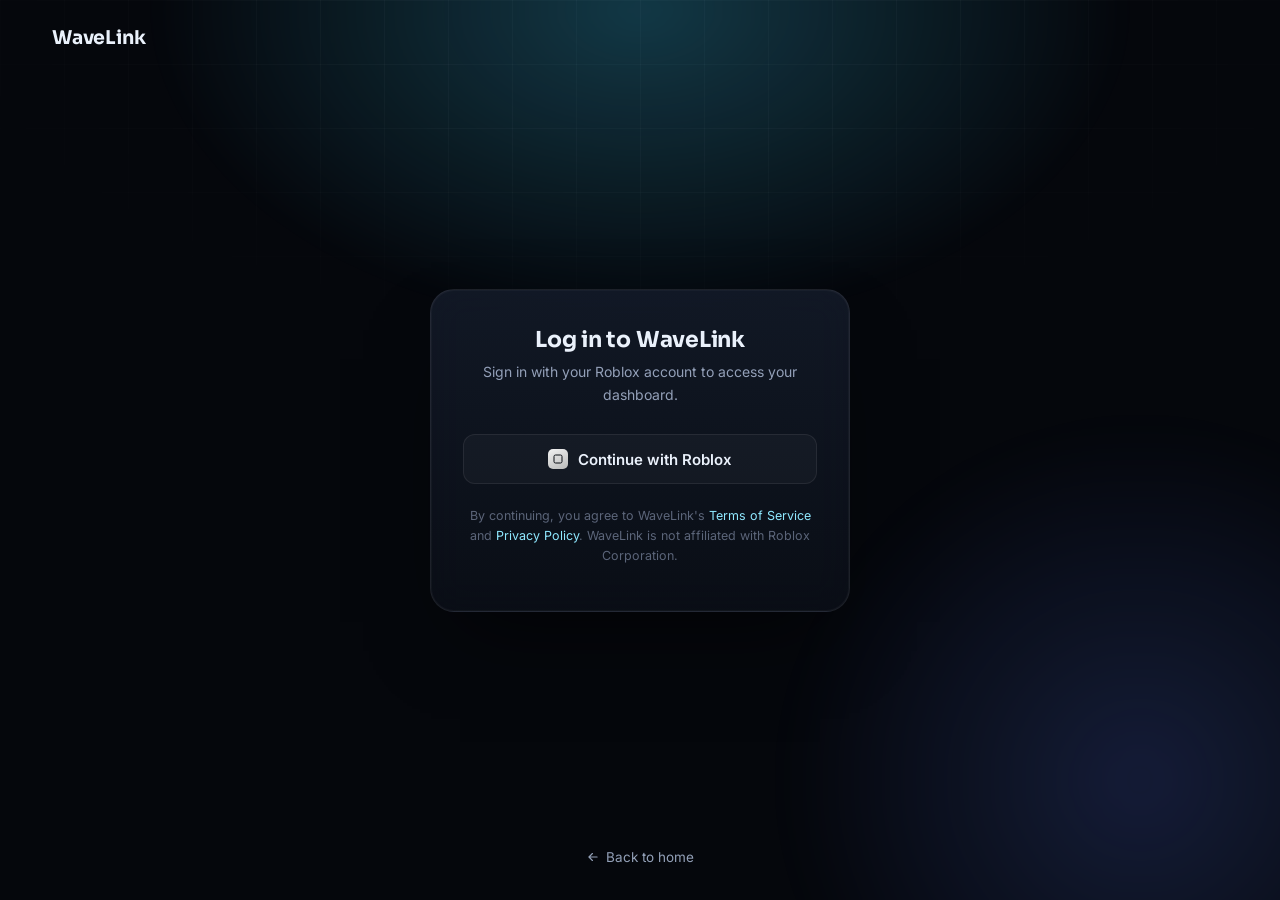
<file: login (1).html>
<!DOCTYPE html>
<html lang="en">
<head>
<meta charset="UTF-8" />
<meta name="viewport" content="width=device-width, initial-scale=1.0" />
<title>Log in — WaveLink</title>
<meta name="description" content="Log in to WaveLink with your Roblox account." />

<link rel="preconnect" href="https://fonts.googleapis.com">
<link rel="preconnect" href="https://fonts.gstatic.com" crossorigin>
<link href="https://fonts.googleapis.com/css2?family=Sora:wght@400;500;600;700;800&family=Inter:wght@400;500;600;700&family=JetBrains+Mono:wght@400;500;600&display=swap" rel="stylesheet">
<link rel="stylesheet" href="style.css">

<style>
.auth-shell{ position: relative; z-index: 1; min-height: 100vh; display: flex; flex-direction: column; }
.auth-top{ padding: 26px 0; }
.auth-main{ flex: 1; display: flex; align-items: center; justify-content: center; padding: 20px; }

.auth-card{
  width: 100%;
  max-width: 420px;
  background: linear-gradient(180deg, rgba(20,27,42,0.85), rgba(11,15,24,0.85));
  border: 1px solid var(--border);
  border-radius: var(--radius-lg);
  backdrop-filter: blur(18px);
  -webkit-backdrop-filter: blur(18px);
  box-shadow: 0 40px 80px -30px rgba(0,0,0,0.65), 0 0 0 1px rgba(255,255,255,0.03) inset;
  padding: 36px 32px 32px;
  text-align: center;
}

.auth-card h1{ font-family: var(--font-display); font-size: 22px; font-weight: 700; letter-spacing: -0.01em; margin: 0 0 8px; }
.auth-card > p.sub{ font-size: 14px; color: var(--text-dim); line-height: 1.6; margin: 0 0 28px; }

.roblox-btn{
  width: 100%;
  display: flex; align-items: center; justify-content: center; gap: 10px;
  padding: 14px 18px; border-radius: 12px;
  border: 1px solid var(--border);
  background: rgba(255,255,255,0.03);
  color: var(--text);
  font-family: var(--font-body); font-weight: 600; font-size: 15px;
  cursor: pointer;
  transition: border-color 0.2s var(--ease), background 0.2s var(--ease), transform 0.2s var(--ease);
}
.roblox-btn:hover{ border-color: rgba(255,255,255,0.22); background: rgba(255,255,255,0.06); transform: translateY(-1px); }
.roblox-btn:disabled{ opacity: 0.7; cursor: default; transform: none; }
.roblox-btn .glyph{ width: 20px; height: 20px; border-radius: 5px; background: linear-gradient(155deg, #f2f2f2, #b9b9b9); display: grid; place-items: center; flex-shrink: 0; }
.roblox-btn .glyph svg{ width: 12px; height: 12px; }
.roblox-btn .spinner{
  width: 16px; height: 16px; border-radius: 50%;
  border: 2px solid rgba(255,255,255,0.18); border-top-color: var(--accent);
  animation: spin 0.7s linear infinite; display: none;
}
.roblox-btn.loading .spinner{ display: inline-block; }
.roblox-btn.loading .glyph{ display: none; }
@keyframes spin{ to{ transform: rotate(360deg); } }

.auth-note{ font-size: 12.5px; color: var(--text-faint); line-height: 1.6; margin-top: 22px; }
.auth-note a{ color: var(--accent-soft); }

.auth-error{
  display: none;
  font-size: 13px;
  color: #ff8a8a;
  background: rgba(255, 90, 90, 0.08);
  border: 1px solid rgba(255, 90, 90, 0.22);
  border-radius: 10px;
  padding: 11px 13px;
  margin-bottom: 20px;
  text-align: left;
  line-height: 1.5;
}
.auth-error.visible{ display: block; }

.auth-back{ display: inline-flex; align-items: center; gap: 6px; font-size: 13.5px; color: var(--text-dim); margin-top: 24px; }
.auth-back svg{ width: 14px; height: 14px; }
.auth-back:hover{ color: var(--text); }
</style>
</head>
<body>

<div class="bg-layer" aria-hidden="true">
  <div class="bg-grid"></div>
  <div class="bg-glow-primary"></div>
  <div class="bg-glow-secondary"></div>
  <div id="particles"></div>
</div>

<div class="auth-shell">
  <header class="auth-top">
    <div class="container">
      <a href="index.html" class="brand">WaveLink</a>
    </div>
  </header>

  <main class="auth-main">
    <div class="auth-card reveal in">
      <h1>Log in to WaveLink</h1>
      <p class="sub">Sign in with your Roblox account to access your dashboard.</p>

      <div class="auth-error" id="authError"></div>

      <button class="roblox-btn" id="robloxLoginBtn" type="button">
        <span class="glyph" aria-hidden="true"><svg viewBox="0 0 24 24" fill="none"><rect x="4" y="4" width="16" height="16" rx="3" stroke="#0b0e14" stroke-width="2"/></svg></span>
        <span class="spinner" aria-hidden="true"></span>
        <span class="btn-label">Continue with Roblox</span>
      </button>

      <p class="auth-note">By continuing, you agree to WaveLink's <a href="terms.html" target="_blank" rel="noopener">Terms of Service</a> and <a href="privacy.html" target="_blank" rel="noopener">Privacy Policy</a>. WaveLink is not affiliated with Roblox Corporation.</p>
    </div>
  </main>

  <div style="text-align:center; padding-bottom: 32px;">
    <a href="index.html" class="auth-back">
      <svg viewBox="0 0 24 24" fill="none"><path d="M19 12H5M11 6l-6 6 6 6" stroke="currentColor" stroke-width="2" stroke-linecap="round" stroke-linejoin="round"/></svg>
      Back to home
    </a>
  </div>
</div>

<script src="main.js" defer></script>
<script src="auth-demo.js" defer></script>
</body>
</html>
</file>
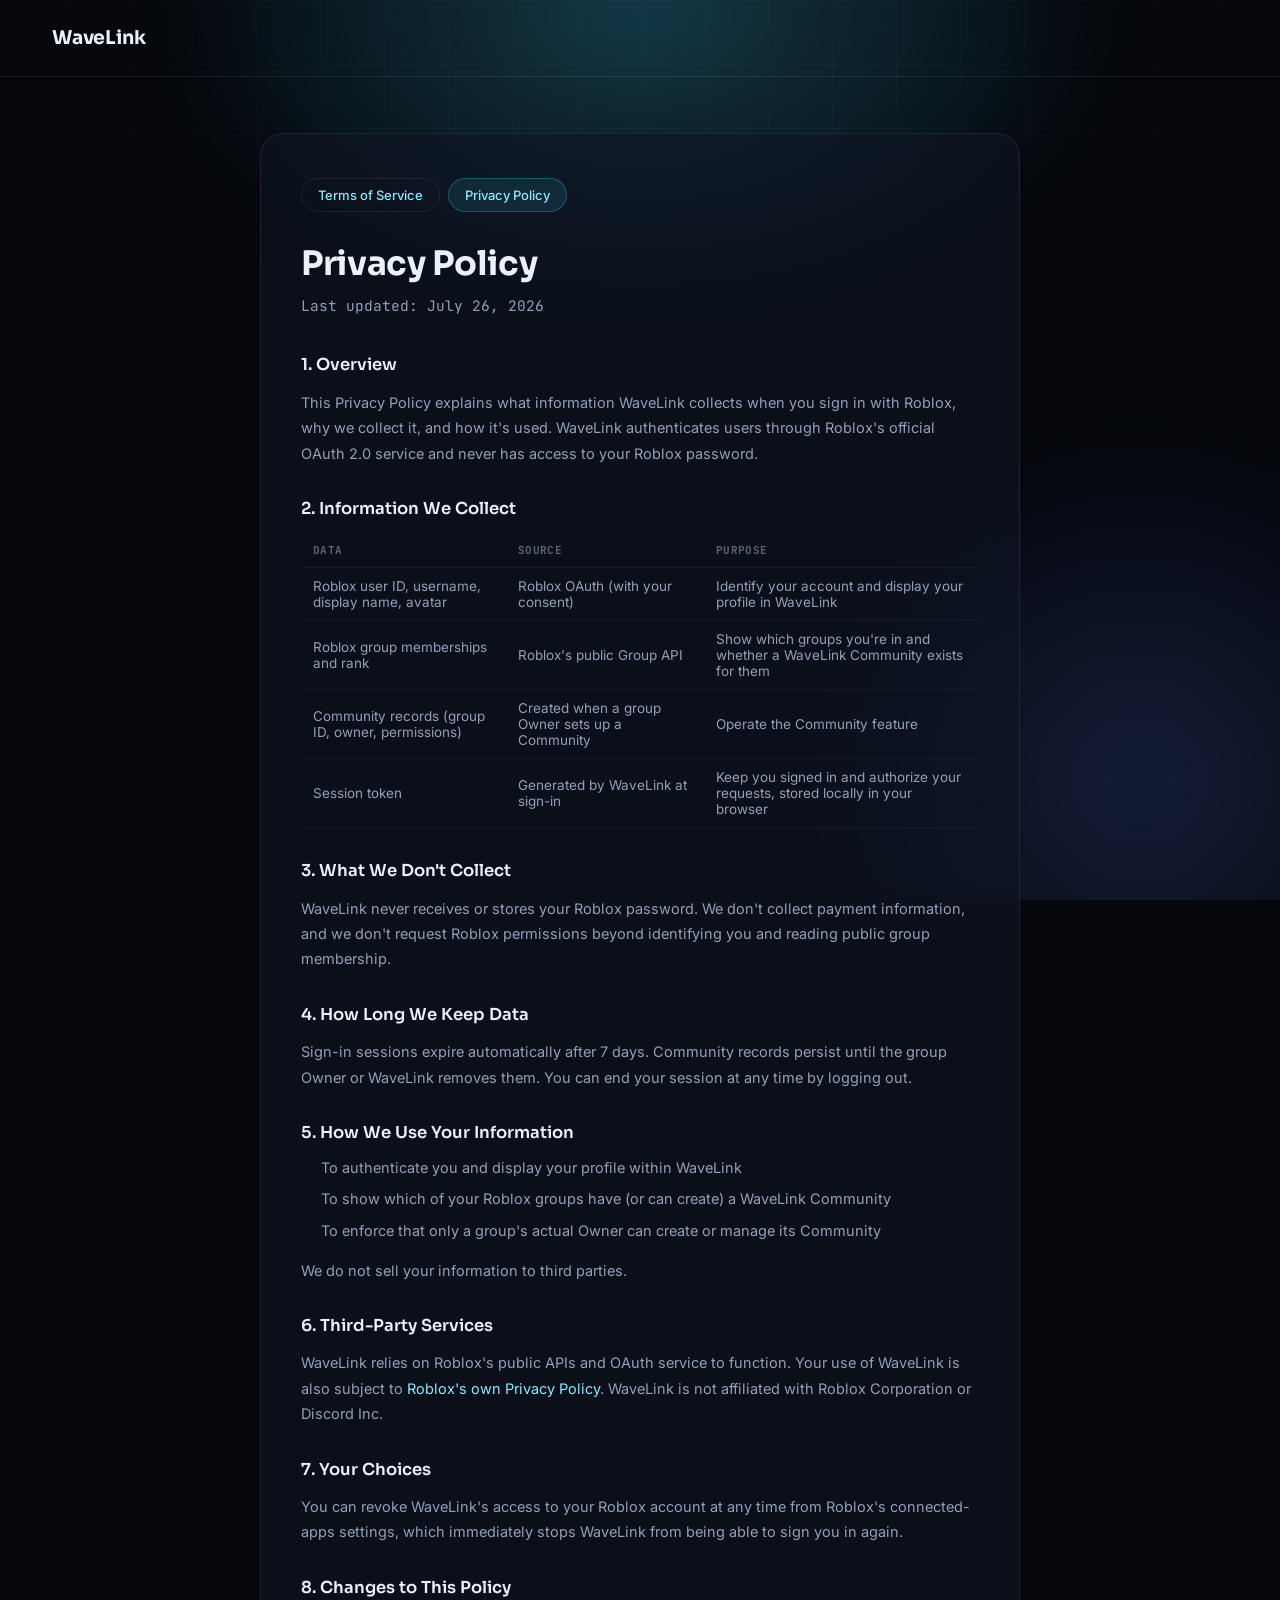
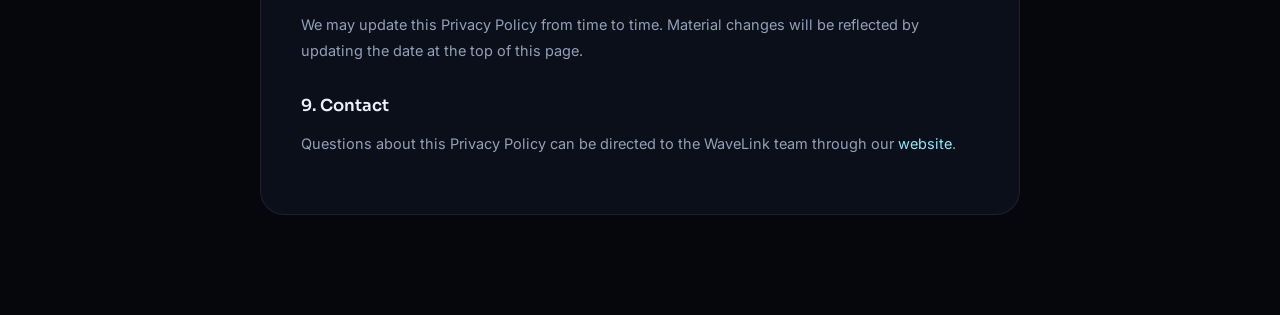
<file: privacy.html>
<!DOCTYPE html>
<html lang="en">
<head>
<meta charset="UTF-8" />
<meta name="viewport" content="width=device-width, initial-scale=1.0" />
<title>Privacy Policy — WaveLink</title>
<meta name="description" content="WaveLink's Privacy Policy." />

<link rel="preconnect" href="https://fonts.googleapis.com">
<link rel="preconnect" href="https://fonts.gstatic.com" crossorigin>
<link href="https://fonts.googleapis.com/css2?family=Sora:wght@400;500;600;700;800&family=Inter:wght@400;500;600;700&family=JetBrains+Mono:wght@400;500;600&display=swap" rel="stylesheet">
<link rel="stylesheet" href="style.css">

<style>
.legal-nav{
  position: relative;
  z-index: 1;
  padding: 26px 0;
  border-bottom: 1px solid var(--border);
}

.legal-main{
  position: relative;
  z-index: 1;
  padding: 56px 0 100px;
}

.legal-card{
  max-width: 760px;
  margin: 0 auto;
  background: var(--panel);
  border: 1px solid var(--border);
  border-radius: var(--radius-lg);
  backdrop-filter: blur(14px);
  padding: 44px 40px;
}

.legal-card h1{
  font-family: var(--font-display);
  font-size: clamp(1.6rem, 3vw, 2.1rem);
  font-weight: 700;
  letter-spacing: -0.01em;
  margin: 0 0 8px;
}

.legal-updated{
  font-family: var(--font-mono);
  font-size: 12.5px;
  color: var(--text-faint);
  margin: 0 0 36px;
}

.legal-card h2{
  font-family: var(--font-display);
  font-size: 16.5px;
  font-weight: 600;
  color: var(--text);
  margin: 32px 0 12px;
}
.legal-card h2:first-of-type{ margin-top: 0; }

.legal-card p, .legal-card li{
  font-size: 14.5px;
  line-height: 1.75;
  color: var(--text-dim);
}

.legal-card ul{ margin: 10px 0; padding-left: 20px; }
.legal-card li{ margin-bottom: 6px; }

.legal-card a{ color: var(--accent-soft); }

.legal-tabs{
  display: flex;
  gap: 8px;
  margin-bottom: 30px;
}
.legal-tab{
  padding: 8px 16px;
  border-radius: 100px;
  border: 1px solid var(--border);
  font-size: 13px;
  font-weight: 500;
  color: var(--text-dim);
}
.legal-tab.active{
  background: rgba(63,214,255,0.1);
  border-color: rgba(63,214,255,0.28);
  color: var(--accent-soft);
}
.legal-tab:hover:not(.active){ color: var(--text); border-color: rgba(255,255,255,0.18); }

.legal-table{
  width: 100%;
  border-collapse: collapse;
  margin: 14px 0 24px;
  font-size: 13.5px;
}
.legal-table th, .legal-table td{
  text-align: left;
  padding: 10px 12px;
  border-bottom: 1px solid var(--border-soft);
  color: var(--text-dim);
}
.legal-table th{
  font-family: var(--font-mono);
  font-size: 11px;
  text-transform: uppercase;
  letter-spacing: 0.04em;
  color: var(--text-faint);
}
</style>
</head>
<body>

<div class="bg-layer" aria-hidden="true">
  <div class="bg-grid"></div>
  <div class="bg-glow-primary"></div>
  <div class="bg-glow-secondary"></div>
</div>

<header class="legal-nav">
  <div class="container">
    <a href="index.html" class="brand">WaveLink</a>
  </div>
</header>

<main class="legal-main">
  <div class="container">
    <div class="legal-card">
      <div class="legal-tabs">
        <a href="terms.html" class="legal-tab" target="_blank" rel="noopener">Terms of Service</a>
        <a href="privacy.html" class="legal-tab active" target="_blank" rel="noopener">Privacy Policy</a>
      </div>

      <h1>Privacy Policy</h1>
      <p class="legal-updated">Last updated: July 26, 2026</p>

      <h2>1. Overview</h2>
      <p>This Privacy Policy explains what information WaveLink collects when you sign in with Roblox, why we collect it, and how it's used. WaveLink authenticates users through Roblox's official OAuth 2.0 service and never has access to your Roblox password.</p>

      <h2>2. Information We Collect</h2>
      <table class="legal-table">
        <tr><th>Data</th><th>Source</th><th>Purpose</th></tr>
        <tr><td>Roblox user ID, username, display name, avatar</td><td>Roblox OAuth (with your consent)</td><td>Identify your account and display your profile in WaveLink</td></tr>
        <tr><td>Roblox group memberships and rank</td><td>Roblox's public Group API</td><td>Show which groups you're in and whether a WaveLink Community exists for them</td></tr>
        <tr><td>Community records (group ID, owner, permissions)</td><td>Created when a group Owner sets up a Community</td><td>Operate the Community feature</td></tr>
        <tr><td>Session token</td><td>Generated by WaveLink at sign-in</td><td>Keep you signed in and authorize your requests, stored locally in your browser</td></tr>
      </table>

      <h2>3. What We Don't Collect</h2>
      <p>WaveLink never receives or stores your Roblox password. We don't collect payment information, and we don't request Roblox permissions beyond identifying you and reading public group membership.</p>

      <h2>4. How Long We Keep Data</h2>
      <p>Sign-in sessions expire automatically after 7 days. Community records persist until the group Owner or WaveLink removes them. You can end your session at any time by logging out.</p>

      <h2>5. How We Use Your Information</h2>
      <ul>
        <li>To authenticate you and display your profile within WaveLink</li>
        <li>To show which of your Roblox groups have (or can create) a WaveLink Community</li>
        <li>To enforce that only a group's actual Owner can create or manage its Community</li>
      </ul>
      <p>We do not sell your information to third parties.</p>

      <h2>6. Third-Party Services</h2>
      <p>WaveLink relies on Roblox's public APIs and OAuth service to function. Your use of WaveLink is also subject to <a href="https://en.help.roblox.com/hc/en-us/articles/115004647846" target="_blank" rel="noopener">Roblox's own Privacy Policy</a>. WaveLink is not affiliated with Roblox Corporation or Discord Inc.</p>

      <h2>7. Your Choices</h2>
      <p>You can revoke WaveLink's access to your Roblox account at any time from Roblox's connected-apps settings, which immediately stops WaveLink from being able to sign you in again.</p>

      <h2>8. Changes to This Policy</h2>
      <p>We may update this Privacy Policy from time to time. Material changes will be reflected by updating the date at the top of this page.</p>

      <h2>9. Contact</h2>
      <p>Questions about this Privacy Policy can be directed to the WaveLink team through our <a href="index.html">website</a>.</p>
    </div>
  </div>
</main>

<script src="main.js" defer></script>
</body>
</html>
</file>
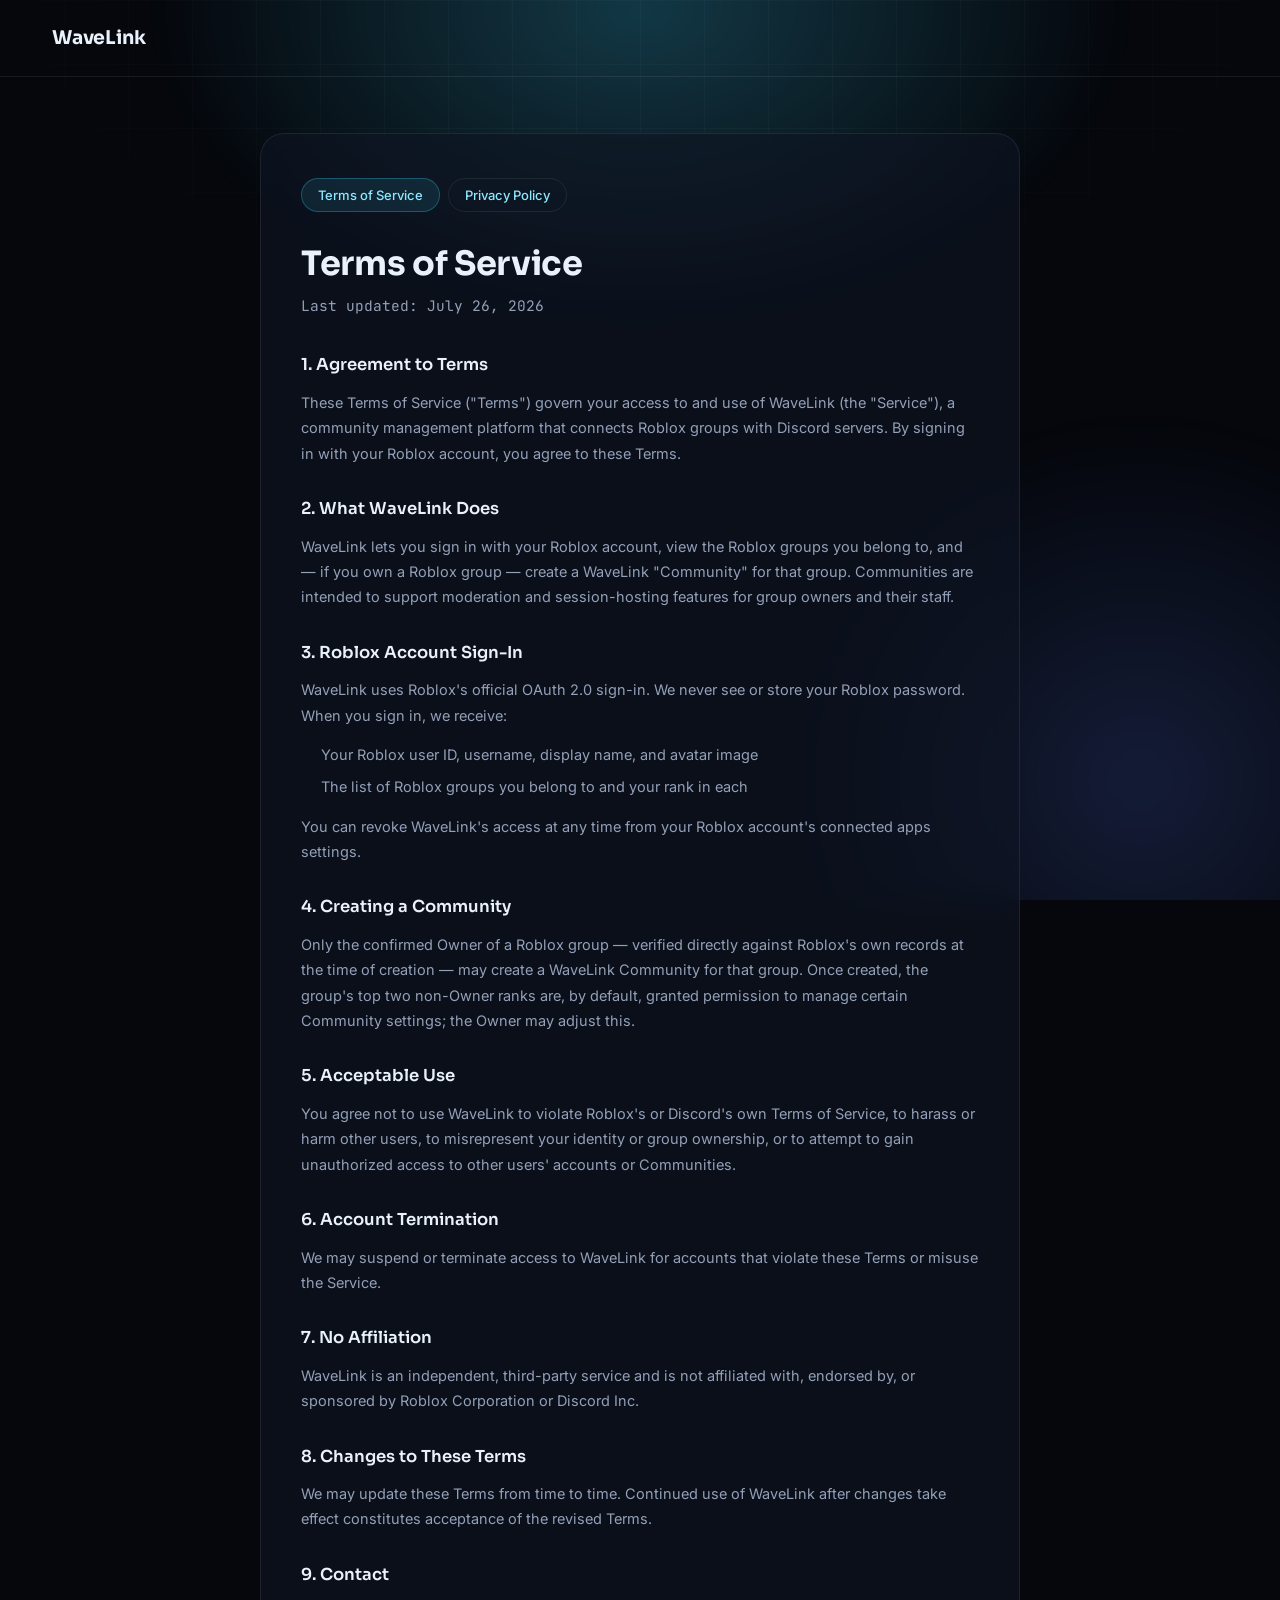
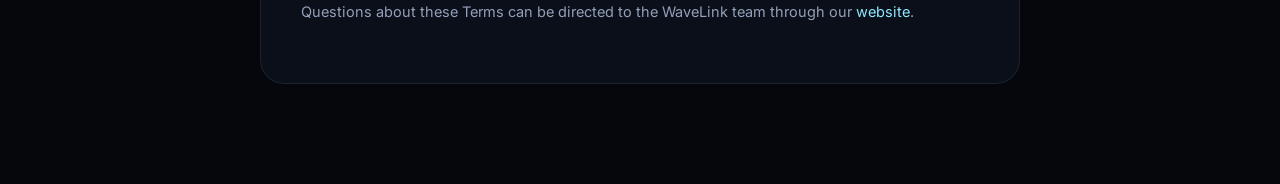
<file: terms.html>
<!DOCTYPE html>
<html lang="en">
<head>
<meta charset="UTF-8" />
<meta name="viewport" content="width=device-width, initial-scale=1.0" />
<title>Terms of Service — WaveLink</title>
<meta name="description" content="WaveLink's Terms of Service." />

<link rel="preconnect" href="https://fonts.googleapis.com">
<link rel="preconnect" href="https://fonts.gstatic.com" crossorigin>
<link href="https://fonts.googleapis.com/css2?family=Sora:wght@400;500;600;700;800&family=Inter:wght@400;500;600;700&family=JetBrains+Mono:wght@400;500;600&display=swap" rel="stylesheet">
<link rel="stylesheet" href="style.css">

<style>
.legal-nav{
  position: relative;
  z-index: 1;
  padding: 26px 0;
  border-bottom: 1px solid var(--border);
}

.legal-main{
  position: relative;
  z-index: 1;
  padding: 56px 0 100px;
}

.legal-card{
  max-width: 760px;
  margin: 0 auto;
  background: var(--panel);
  border: 1px solid var(--border);
  border-radius: var(--radius-lg);
  backdrop-filter: blur(14px);
  padding: 44px 40px;
}

.legal-card h1{
  font-family: var(--font-display);
  font-size: clamp(1.6rem, 3vw, 2.1rem);
  font-weight: 700;
  letter-spacing: -0.01em;
  margin: 0 0 8px;
}

.legal-updated{
  font-family: var(--font-mono);
  font-size: 12.5px;
  color: var(--text-faint);
  margin: 0 0 36px;
}

.legal-card h2{
  font-family: var(--font-display);
  font-size: 16.5px;
  font-weight: 600;
  color: var(--text);
  margin: 32px 0 12px;
}
.legal-card h2:first-of-type{ margin-top: 0; }

.legal-card p, .legal-card li{
  font-size: 14.5px;
  line-height: 1.75;
  color: var(--text-dim);
}

.legal-card ul{ margin: 10px 0; padding-left: 20px; }
.legal-card li{ margin-bottom: 6px; }

.legal-card a{ color: var(--accent-soft); }

.legal-tabs{
  display: flex;
  gap: 8px;
  margin-bottom: 30px;
}
.legal-tab{
  padding: 8px 16px;
  border-radius: 100px;
  border: 1px solid var(--border);
  font-size: 13px;
  font-weight: 500;
  color: var(--text-dim);
}
.legal-tab.active{
  background: rgba(63,214,255,0.1);
  border-color: rgba(63,214,255,0.28);
  color: var(--accent-soft);
}
.legal-tab:hover:not(.active){ color: var(--text); border-color: rgba(255,255,255,0.18); }
</style>
</head>
<body>

<div class="bg-layer" aria-hidden="true">
  <div class="bg-grid"></div>
  <div class="bg-glow-primary"></div>
  <div class="bg-glow-secondary"></div>
</div>

<header class="legal-nav">
  <div class="container">
    <a href="index.html" class="brand">WaveLink</a>
  </div>
</header>

<main class="legal-main">
  <div class="container">
    <div class="legal-card">
      <div class="legal-tabs">
        <a href="terms.html" class="legal-tab active" target="_blank" rel="noopener">Terms of Service</a>
        <a href="privacy.html" class="legal-tab" target="_blank" rel="noopener">Privacy Policy</a>
      </div>

      <h1>Terms of Service</h1>
      <p class="legal-updated">Last updated: July 26, 2026</p>

      <h2>1. Agreement to Terms</h2>
      <p>These Terms of Service ("Terms") govern your access to and use of WaveLink (the "Service"), a community management platform that connects Roblox groups with Discord servers. By signing in with your Roblox account, you agree to these Terms.</p>

      <h2>2. What WaveLink Does</h2>
      <p>WaveLink lets you sign in with your Roblox account, view the Roblox groups you belong to, and — if you own a Roblox group — create a WaveLink "Community" for that group. Communities are intended to support moderation and session-hosting features for group owners and their staff.</p>

      <h2>3. Roblox Account Sign-In</h2>
      <p>WaveLink uses Roblox's official OAuth 2.0 sign-in. We never see or store your Roblox password. When you sign in, we receive:</p>
      <ul>
        <li>Your Roblox user ID, username, display name, and avatar image</li>
        <li>The list of Roblox groups you belong to and your rank in each</li>
      </ul>
      <p>You can revoke WaveLink's access at any time from your Roblox account's connected apps settings.</p>

      <h2>4. Creating a Community</h2>
      <p>Only the confirmed Owner of a Roblox group — verified directly against Roblox's own records at the time of creation — may create a WaveLink Community for that group. Once created, the group's top two non-Owner ranks are, by default, granted permission to manage certain Community settings; the Owner may adjust this.</p>

      <h2>5. Acceptable Use</h2>
      <p>You agree not to use WaveLink to violate Roblox's or Discord's own Terms of Service, to harass or harm other users, to misrepresent your identity or group ownership, or to attempt to gain unauthorized access to other users' accounts or Communities.</p>

      <h2>6. Account Termination</h2>
      <p>We may suspend or terminate access to WaveLink for accounts that violate these Terms or misuse the Service.</p>

      <h2>7. No Affiliation</h2>
      <p>WaveLink is an independent, third-party service and is not affiliated with, endorsed by, or sponsored by Roblox Corporation or Discord Inc.</p>

      <h2>8. Changes to These Terms</h2>
      <p>We may update these Terms from time to time. Continued use of WaveLink after changes take effect constitutes acceptance of the revised Terms.</p>

      <h2>9. Contact</h2>
      <p>Questions about these Terms can be directed to the WaveLink team through our <a href="index.html">website</a>.</p>
    </div>
  </div>
</main>

<script src="main.js" defer></script>
</body>
</html>
</file>
<file: style.css>
/* ===========================================================
   WaveLink — Design Tokens
   =========================================================== */
:root{
  --bg:            #05070c;
  --bg-alt:        #080c15;
  --panel:         rgba(16, 22, 36, 0.62);
  --panel-solid:   #0c121f;
  --panel-raised:  #10182a;
  --border:        rgba(255, 255, 255, 0.08);
  --border-soft:   rgba(255, 255, 255, 0.05);
  --text:          #eaf1fb;
  --text-dim:      #93a0b8;
  --text-faint:    #5b6579;

  --accent:        #3fd6ff;
  --accent-soft:   #8fe9ff;
  --accent-2:      #5b7fff;
  --accent-glow:   rgba(63, 214, 255, 0.35);
  --success:       #34e0a1;
  --success-glow:  rgba(52, 224, 161, 0.28);
  --warn:          #ffb454;

  --font-display:  'Sora', 'Inter', sans-serif;
  --font-body:     'Inter', sans-serif;
  --font-mono:     'JetBrains Mono', monospace;

  --radius-sm:     10px;
  --radius-md:     16px;
  --radius-lg:     24px;
  --radius-xl:     32px;

  --ease: cubic-bezier(.16,.8,.24,1);
}

*, *::before, *::after{ box-sizing: border-box; }

html{ scroll-behavior: smooth; }

body{
  margin: 0;
  background: var(--bg);
  color: var(--text);
  font-family: var(--font-body);
  -webkit-font-smoothing: antialiased;
  overflow-x: hidden;
}

img, svg{ display:block; max-width: 100%; }

a{ color: inherit; text-decoration: none; }

ul{ list-style: none; margin: 0; padding: 0; }

::selection{ background: var(--accent-glow); color: #fff; }

@media (prefers-reduced-motion: reduce){
  *{ animation-duration: 0.001ms !important; animation-iteration-count: 1 !important; transition-duration: 0.001ms !important; scroll-behavior: auto !important; }
}

:focus-visible{
  outline: 2px solid var(--accent);
  outline-offset: 3px;
  border-radius: 4px;
}

.container{
  width: 100%;
  max-width: 1240px;
  margin: 0 auto;
  padding: 0 32px;
}

/* ===========================================================
   Global background system — waveform glow + particles + grid
   =========================================================== */
.bg-layer{
  position: fixed;
  inset: 0;
  z-index: 0;
  pointer-events: none;
  overflow: hidden;
}

.bg-grid{
  position: absolute;
  inset: 0;
  background-image:
    linear-gradient(to right, rgba(255,255,255,0.028) 1px, transparent 1px),
    linear-gradient(to bottom, rgba(255,255,255,0.028) 1px, transparent 1px);
  background-size: 64px 64px;
  mask-image: radial-gradient(ellipse 80% 55% at 50% 0%, black 30%, transparent 75%);
  -webkit-mask-image: radial-gradient(ellipse 80% 55% at 50% 0%, black 30%, transparent 75%);
}

.bg-glow-primary{
  position: absolute;
  top: -260px;
  left: 50%;
  width: 1400px;
  height: 900px;
  transform: translateX(-50%);
  background: radial-gradient(ellipse 50% 50% at 50% 30%, rgba(63,214,255,0.24), transparent 70%);
  filter: blur(10px);
}

.bg-glow-secondary{
  position: absolute;
  top: 420px;
  right: -220px;
  width: 720px;
  height: 720px;
  background: radial-gradient(circle, rgba(91,127,255,0.18), transparent 70%);
  filter: blur(20px);
}

.bg-wave-svg{
  position: absolute;
  top: 40px;
  left: 50%;
  width: 1800px;
  max-width: none;
  transform: translateX(-50%);
  opacity: 0.55;
}

.bg-wave-svg path{
  animation: wave-drift 16s ease-in-out infinite;
}
.bg-wave-svg .w2{ animation-duration: 21s; animation-delay: -4s; }
.bg-wave-svg .w3{ animation-duration: 27s; animation-delay: -9s; }

@keyframes wave-drift{
  0%, 100%{ transform: translateY(0) scaleY(1); }
  50%{ transform: translateY(-14px) scaleY(1.06); }
}

.particle{
  position: absolute;
  border-radius: 50%;
  background: var(--accent-soft);
  opacity: 0.5;
  box-shadow: 0 0 8px 1px var(--accent-glow);
  animation: particle-float linear infinite;
}

@keyframes particle-float{
  0%{ transform: translateY(0) translateX(0); opacity: 0; }
  10%{ opacity: 0.55; }
  90%{ opacity: 0.35; }
  100%{ transform: translateY(-620px) translateX(var(--drift, 40px)); opacity: 0; }
}

/* ===========================================================
   Navbar
   =========================================================== */
.navbar{
  position: fixed;
  top: 0; left: 0; right: 0;
  z-index: 100;
  padding: 22px 0;
  transition: padding 0.35s var(--ease), background 0.35s var(--ease), border-color 0.35s var(--ease);
  border-bottom: 1px solid transparent;
}

.navbar.scrolled{
  padding: 14px 0;
  background: rgba(5, 7, 12, 0.72);
  backdrop-filter: blur(16px) saturate(140%);
  -webkit-backdrop-filter: blur(16px) saturate(140%);
  border-bottom: 1px solid var(--border);
}

.nav-inner{
  display: flex;
  align-items: center;
  justify-content: space-between;
  gap: 24px;
}

.brand{
  display: flex;
  align-items: center;
  gap: 10px;
  font-family: var(--font-display);
  font-weight: 700;
  font-size: 19px;
  letter-spacing: -0.01em;
  color: var(--text);
}

.nav-links{
  display: flex;
  align-items: center;
  gap: 4px;
}

.nav-links a{
  position: relative;
  padding: 8px 14px;
  font-size: 14.5px;
  font-weight: 500;
  color: var(--text-dim);
  border-radius: 8px;
  transition: color 0.2s var(--ease), background 0.2s var(--ease);
}

.nav-links a:hover{
  color: var(--text);
  background: rgba(255,255,255,0.04);
}

.nav-right{
  display: flex;
  align-items: center;
  gap: 12px;
}

.btn{
  display: inline-flex;
  align-items: center;
  justify-content: center;
  gap: 8px;
  font-family: var(--font-body);
  font-weight: 600;
  font-size: 14.5px;
  padding: 11px 20px;
  border-radius: 10px;
  border: 1px solid transparent;
  cursor: pointer;
  transition: transform 0.2s var(--ease), box-shadow 0.25s var(--ease), background 0.25s var(--ease), border-color 0.25s var(--ease);
  white-space: nowrap;
}

.btn:active{ transform: translateY(1px) scale(0.99); }

.btn-ghost{
  background: rgba(255,255,255,0.02);
  border-color: var(--border);
  color: var(--text);
}
.btn-ghost:hover{
  background: rgba(255,255,255,0.06);
  border-color: rgba(255,255,255,0.16);
}

.btn-primary{
  background: linear-gradient(135deg, var(--accent), var(--accent-2));
  color: #04121a;
  box-shadow: 0 8px 24px -8px var(--accent-glow), 0 0 0 1px rgba(255,255,255,0.08) inset;
}
.btn-primary:hover{
  box-shadow: 0 10px 30px -6px rgba(63,214,255,0.55), 0 0 0 1px rgba(255,255,255,0.12) inset;
  transform: translateY(-1px);
}

.btn-lg{ padding: 15px 26px; font-size: 15.5px; border-radius: 12px; }

.btn-icon{ width: 16px; height: 16px; }

.nav-toggle{
  display: none;
  width: 38px; height: 38px;
  border-radius: 9px;
  border: 1px solid var(--border);
  background: rgba(255,255,255,0.02);
  align-items: center;
  justify-content: center;
  cursor: pointer;
}
.nav-toggle span, .nav-toggle::before, .nav-toggle::after{
  content: '';
  display: block;
  width: 16px; height: 1.5px;
  background: var(--text);
  position: relative;
  transition: transform 0.25s var(--ease), opacity 0.25s var(--ease);
}
.nav-toggle::before{ position: absolute; transform: translateY(-5px); }
.nav-toggle::after{ position: absolute; transform: translateY(5px); }
.nav-toggle.open span{ opacity: 0; }
.nav-toggle.open::before{ transform: rotate(45deg); }
.nav-toggle.open::after{ transform: rotate(-45deg); }

/* ===========================================================
   Hero
   =========================================================== */
.hero{
  position: relative;
  z-index: 1;
  padding: 168px 0 120px;
}

.hero-grid{
  display: grid;
  grid-template-columns: minmax(0, 1fr) minmax(0, 1fr);
  gap: 48px;
  align-items: center;
}

.eyebrow{
  display: inline-flex;
  align-items: center;
  gap: 8px;
  padding: 7px 14px 7px 8px;
  border-radius: 100px;
  border: 1px solid var(--border);
  background: var(--panel);
  backdrop-filter: blur(10px);
  font-family: var(--font-mono);
  font-size: 12.5px;
  font-weight: 500;
  color: var(--accent-soft);
  letter-spacing: 0.01em;
  margin-bottom: 26px;
}

.eyebrow .dot-pulse{
  width: 7px; height: 7px;
  border-radius: 50%;
  background: var(--success);
  box-shadow: 0 0 0 0 var(--success-glow);
  animation: pulse-ring 2s infinite;
}

@keyframes pulse-ring{
  0%{ box-shadow: 0 0 0 0 rgba(52,224,161,0.55); }
  70%{ box-shadow: 0 0 0 7px rgba(52,224,161,0); }
  100%{ box-shadow: 0 0 0 0 rgba(52,224,161,0); }
}

.hero h1{
  font-family: var(--font-display);
  font-size: clamp(2.4rem, 4.2vw, 3.6rem);
  line-height: 1.08;
  font-weight: 700;
  letter-spacing: -0.02em;
  margin: 0 0 22px;
}

.hero h1 .grad{
  background: linear-gradient(100deg, var(--accent-soft), var(--accent) 40%, var(--accent-2));
  -webkit-background-clip: text;
  background-clip: text;
  color: transparent;
}

.hero p.lead{
  font-size: 17.5px;
  line-height: 1.65;
  color: var(--text-dim);
  max-width: 460px;
  margin: 0 0 36px;
}

.hero-actions{
  display: flex;
  align-items: center;
  gap: 14px;
  margin-bottom: 46px;
}

.hero-meta{
  display: flex;
  align-items: center;
  gap: 22px;
  flex-wrap: wrap;
}

.hero-meta-item{
  display: flex;
  align-items: center;
  gap: 9px;
  font-size: 13.5px;
  color: var(--text-faint);
}

.hero-meta-item svg{ width: 15px; height: 15px; color: var(--success); flex-shrink: 0; }

/* ---- Dashboard mockup ---- */
.mock-wrap{
  position: relative;
  perspective: 1400px;
}

.mock-glow{
  position: absolute;
  inset: -60px;
  background: radial-gradient(circle at 60% 40%, rgba(63,214,255,0.22), transparent 65%);
  filter: blur(10px);
  z-index: -1;
}

.dashboard{
  position: relative;
  background: linear-gradient(180deg, rgba(20,27,42,0.85), rgba(11,15,24,0.85));
  border: 1px solid var(--border);
  border-radius: var(--radius-lg);
  backdrop-filter: blur(18px);
  -webkit-backdrop-filter: blur(18px);
  box-shadow:
    0 40px 80px -30px rgba(0,0,0,0.65),
    0 0 0 1px rgba(255,255,255,0.03) inset;
  padding: 20px;
  transform: rotateY(-7deg) rotateX(3deg);
  transition: transform 0.6s var(--ease);
  animation: dash-float 7s ease-in-out infinite;
}

@keyframes dash-float{
  0%, 100%{ transform: rotateY(-7deg) rotateX(3deg) translateY(0); }
  50%{ transform: rotateY(-7deg) rotateX(3deg) translateY(-10px); }
}

@media (hover: hover){
  .mock-wrap:hover .dashboard{ transform: rotateY(-2deg) rotateX(1deg); }
}

.dash-titlebar{
  display: flex;
  align-items: center;
  justify-content: space-between;
  padding: 2px 4px 16px;
  border-bottom: 1px solid var(--border-soft);
  margin-bottom: 16px;
}

.dash-titlebar-left{ display: flex; align-items: center; gap: 10px; }

.dash-dots{ display: flex; gap: 6px; }
.dash-dots span{ width: 8px; height: 8px; border-radius: 50%; background: rgba(255,255,255,0.14); }

.dash-title{
  font-family: var(--font-mono);
  font-size: 12.5px;
  color: var(--text-faint);
  letter-spacing: 0.02em;
}

.dash-live{
  display: flex;
  align-items: center;
  gap: 6px;
  font-family: var(--font-mono);
  font-size: 11.5px;
  color: var(--success);
  padding: 4px 9px;
  border-radius: 100px;
  background: rgba(52,224,161,0.1);
  border: 1px solid rgba(52,224,161,0.2);
}
.dash-live .dot-pulse{ width: 6px; height: 6px; border-radius: 50%; background: var(--success); animation: pulse-ring 2s infinite; }

.stat-row{
  display: grid;
  grid-template-columns: repeat(3, 1fr);
  gap: 10px;
  margin-bottom: 14px;
}

.stat-box{
  background: rgba(255,255,255,0.025);
  border: 1px solid var(--border-soft);
  border-radius: var(--radius-sm);
  padding: 12px 13px;
}

.stat-label{
  font-family: var(--font-mono);
  font-size: 10.5px;
  color: var(--text-faint);
  text-transform: uppercase;
  letter-spacing: 0.06em;
  margin-bottom: 6px;
}

.stat-value{
  font-family: var(--font-display);
  font-size: 19px;
  font-weight: 700;
  color: var(--text);
  display: flex;
  align-items: baseline;
  gap: 6px;
}

.stat-value .delta{
  font-family: var(--font-mono);
  font-size: 11px;
  font-weight: 500;
  color: var(--success);
}

.panel-block{
  background: rgba(255,255,255,0.022);
  border: 1px solid var(--border-soft);
  border-radius: var(--radius-md);
  padding: 15px;
  margin-bottom: 10px;
}

.panel-block-head{
  display: flex;
  align-items: center;
  justify-content: space-between;
  margin-bottom: 13px;
}

.panel-block-head h4{
  margin: 0;
  font-family: var(--font-body);
  font-size: 13px;
  font-weight: 600;
  color: var(--text);
  display: flex;
  align-items: center;
  gap: 8px;
}

.panel-block-head h4 svg{ width: 15px; height: 15px; color: var(--accent-soft); }

.badge{
  font-family: var(--font-mono);
  font-size: 10.5px;
  font-weight: 500;
  padding: 3px 8px;
  border-radius: 100px;
  letter-spacing: 0.02em;
}
.badge-success{ background: rgba(52,224,161,0.12); color: var(--success); border: 1px solid rgba(52,224,161,0.22); }
.badge-accent{ background: rgba(63,214,255,0.12); color: var(--accent-soft); border: 1px solid rgba(63,214,255,0.22); }

.verify-row{
  display: flex;
  align-items: center;
  justify-content: space-between;
  gap: 10px;
}

.verify-user{ display: flex; align-items: center; gap: 10px; }

.avatar{
  width: 32px; height: 32px;
  border-radius: 8px;
  background: linear-gradient(155deg, #2c3550, #171d2c);
  border: 1px solid var(--border);
  display: grid;
  place-items: center;
  flex-shrink: 0;
}
.avatar svg{ width: 16px; height: 16px; color: var(--accent-soft); }

.verify-user-info .name{ font-size: 13px; font-weight: 600; color: var(--text); line-height: 1.3; }
.verify-user-info .sub{ font-family: var(--font-mono); font-size: 11px; color: var(--text-faint); line-height: 1.3; }

.code-chip{
  font-family: var(--font-mono);
  font-size: 12px;
  color: var(--accent-soft);
  background: rgba(63,214,255,0.08);
  border: 1px solid rgba(63,214,255,0.2);
  border-radius: 6px;
  padding: 5px 9px;
  letter-spacing: 0.03em;
}

/* role sync row with waveform link (signature motif, mini) */
.sync-row{
  display: flex;
  align-items: center;
  gap: 10px;
}

.sync-chip{
  display: flex;
  align-items: center;
  gap: 8px;
  padding: 7px 11px;
  border-radius: 100px;
  background: rgba(255,255,255,0.03);
  border: 1px solid var(--border-soft);
  font-size: 12px;
  font-weight: 500;
  color: var(--text);
  white-space: nowrap;
}
.sync-chip .swatch{ width: 8px; height: 8px; border-radius: 3px; }

.sync-wave{
  flex: 1;
  height: 20px;
}
.sync-wave path{
  animation: wave-drift 4.5s ease-in-out infinite;
}

.discord-row{
  display: flex;
  align-items: center;
  justify-content: space-between;
}

.discord-server{ display: flex; align-items: center; gap: 10px; }

.server-icon{
  width: 32px; height: 32px;
  border-radius: 9px;
  background: linear-gradient(155deg, var(--accent-2), #2a3560);
  display: grid;
  place-items: center;
  border: 1px solid var(--border);
}
.server-icon svg{ width: 16px; height: 16px; color: #fff; }

.server-info .name{ font-size: 13px; font-weight: 600; color: var(--text); }
.server-info .sub{ font-size: 11px; color: var(--text-faint); }

/* ===========================================================
   Section headers
   =========================================================== */
.section{
  position: relative;
  z-index: 1;
  padding: 110px 0;
}

.section-head{
  max-width: 620px;
  margin: 0 0 56px;
}

.section-tag{
  display: inline-block;
  font-family: var(--font-mono);
  font-size: 12.5px;
  font-weight: 500;
  color: var(--accent-soft);
  letter-spacing: 0.04em;
  text-transform: uppercase;
  margin-bottom: 14px;
}

.section-head h2{
  font-family: var(--font-display);
  font-size: clamp(1.8rem, 3vw, 2.5rem);
  font-weight: 700;
  letter-spacing: -0.015em;
  line-height: 1.2;
  margin: 0 0 14px;
}

.section-head p{
  font-size: 16px;
  color: var(--text-dim);
  line-height: 1.65;
  margin: 0;
}

/* ===========================================================
   Features
   =========================================================== */
.features-grid{
  display: grid;
  grid-template-columns: repeat(4, 1fr);
  gap: 20px;
}

.feature-card{
  position: relative;
  background: var(--panel);
  border: 1px solid var(--border);
  border-radius: var(--radius-lg);
  padding: 26px 22px 28px;
  backdrop-filter: blur(14px);
  -webkit-backdrop-filter: blur(14px);
  overflow: hidden;
  transition: transform 0.35s var(--ease), border-color 0.35s var(--ease), box-shadow 0.35s var(--ease);
}

.feature-card::before{
  content: '';
  position: absolute;
  inset: 0;
  background: radial-gradient(220px circle at var(--mx, 50%) var(--my, 0%), rgba(63,214,255,0.14), transparent 65%);
  opacity: 0;
  transition: opacity 0.35s var(--ease);
  pointer-events: none;
}

.feature-card:hover{
  transform: translateY(-6px);
  border-color: rgba(63,214,255,0.28);
  box-shadow: 0 24px 48px -20px rgba(0,0,0,0.55), 0 0 0 1px rgba(63,214,255,0.08) inset;
}
.feature-card:hover::before{ opacity: 1; }

.feature-icon{
  width: 44px; height: 44px;
  border-radius: 12px;
  display: grid;
  place-items: center;
  background: linear-gradient(155deg, rgba(63,214,255,0.16), rgba(91,127,255,0.08));
  border: 1px solid rgba(63,214,255,0.22);
  margin-bottom: 20px;
  position: relative;
  z-index: 1;
}
.feature-icon svg{ width: 22px; height: 22px; color: var(--accent-soft); }

.feature-card h3{
  font-family: var(--font-display);
  font-size: 17px;
  font-weight: 600;
  margin: 0 0 10px;
  position: relative;
  z-index: 1;
}

.feature-card p{
  font-size: 14px;
  line-height: 1.6;
  color: var(--text-dim);
  margin: 0 0 18px;
  position: relative;
  z-index: 1;
}

.feature-tag-row{
  display: flex;
  flex-wrap: wrap;
  gap: 6px;
  position: relative;
  z-index: 1;
}

.feature-tag{
  font-family: var(--font-mono);
  font-size: 10.5px;
  color: var(--text-faint);
  border: 1px solid var(--border-soft);
  padding: 4px 8px;
  border-radius: 6px;
  background: rgba(255,255,255,0.02);
}

/* ===========================================================
   Roadmap (supports nav link)
   =========================================================== */
.roadmap-track{
  display: grid;
  grid-template-columns: repeat(4, 1fr);
  gap: 20px;
}

.roadmap-item{
  border: 1px solid var(--border);
  border-radius: var(--radius-md);
  padding: 20px;
  background: var(--panel);
  backdrop-filter: blur(14px);
  position: relative;
}

.roadmap-item::after{
  content: '';
  position: absolute;
  top: 21px; right: -20px;
  width: 20px; height: 1px;
  background: linear-gradient(90deg, var(--border), transparent);
  display: block;
}
.roadmap-item:last-child::after{ display: none; }

.roadmap-status{
  font-family: var(--font-mono);
  font-size: 10.5px;
  letter-spacing: 0.04em;
  text-transform: uppercase;
  padding: 3px 9px;
  border-radius: 100px;
  display: inline-block;
  margin-bottom: 14px;
}
.status-live{ color: var(--success); background: rgba(52,224,161,0.1); border: 1px solid rgba(52,224,161,0.2); }
.status-progress{ color: var(--accent-soft); background: rgba(63,214,255,0.1); border: 1px solid rgba(63,214,255,0.2); }
.status-next{ color: var(--warn); background: rgba(255,180,84,0.1); border: 1px solid rgba(255,180,84,0.2); }
.status-later{ color: var(--text-faint); background: rgba(255,255,255,0.03); border: 1px solid var(--border-soft); }

.roadmap-item h4{
  font-family: var(--font-display);
  font-size: 15px;
  margin: 0 0 8px;
  font-weight: 600;
}
.roadmap-item p{
  font-size: 13px;
  color: var(--text-dim);
  line-height: 1.55;
  margin: 0;
}

/* ===========================================================
   CTA band
   =========================================================== */
.cta-band{
  position: relative;
  z-index: 1;
  margin: 0 32px 110px;
  max-width: 1176px;
  margin-inline: auto;
  border-radius: var(--radius-xl);
  border: 1px solid var(--border);
  background:
    radial-gradient(circle at 20% 20%, rgba(63,214,255,0.14), transparent 55%),
    radial-gradient(circle at 80% 80%, rgba(91,127,255,0.12), transparent 55%),
    linear-gradient(180deg, rgba(18,24,38,0.7), rgba(9,12,20,0.7));
  backdrop-filter: blur(16px);
  padding: 64px 56px;
  text-align: center;
  overflow: hidden;
}

.cta-band h2{
  font-family: var(--font-display);
  font-size: clamp(1.7rem, 3vw, 2.3rem);
  font-weight: 700;
  letter-spacing: -0.015em;
  margin: 0 0 14px;
}

.cta-band p{
  font-size: 16px;
  color: var(--text-dim);
  max-width: 480px;
  margin: 0 auto 32px;
}

.cta-actions{
  display: flex;
  align-items: center;
  justify-content: center;
  gap: 14px;
}

/* ===========================================================
   Footer
   =========================================================== */
.site-footer{
  position: relative;
  z-index: 1;
  border-top: 1px solid var(--border);
  padding: 64px 0 32px;
  background: linear-gradient(180deg, transparent, rgba(63,214,255,0.03));
}

.footer-top{
  display: grid;
  grid-template-columns: 1.4fr repeat(3, 1fr);
  gap: 40px;
  margin-bottom: 56px;
}

.footer-brand p{
  font-size: 13.5px;
  color: var(--text-faint);
  line-height: 1.65;
  max-width: 280px;
  margin: 16px 0 22px;
}

.footer-socials{
  display: flex;
  gap: 10px;
}

.footer-social-btn{
  width: 34px; height: 34px;
  border-radius: 9px;
  border: 1px solid var(--border);
  background: rgba(255,255,255,0.02);
  display: grid;
  place-items: center;
  transition: border-color 0.2s var(--ease), background 0.2s var(--ease), transform 0.2s var(--ease);
}
.footer-social-btn:hover{ border-color: rgba(63,214,255,0.35); background: rgba(63,214,255,0.08); transform: translateY(-2px); }
.footer-social-btn svg{ width: 15px; height: 15px; color: var(--text-dim); }

.footer-col h5{
  font-family: var(--font-mono);
  font-size: 11.5px;
  letter-spacing: 0.06em;
  text-transform: uppercase;
  color: var(--text-faint);
  margin: 0 0 18px;
  font-weight: 500;
}

.footer-col ul{ display: flex; flex-direction: column; gap: 12px; }

.footer-col a{
  font-size: 14px;
  color: var(--text-dim);
  transition: color 0.2s var(--ease);
}
.footer-col a:hover{ color: var(--accent-soft); }

.footer-bottom{
  display: flex;
  align-items: center;
  justify-content: space-between;
  padding-top: 28px;
  border-top: 1px solid var(--border-soft);
  flex-wrap: wrap;
  gap: 16px;
}

.footer-bottom p{
  font-size: 13px;
  color: var(--text-faint);
  margin: 0;
}

.footer-bottom-links{
  display: flex;
  gap: 20px;
}
.footer-bottom-links a{
  font-size: 13px;
  color: var(--text-faint);
  transition: color 0.2s var(--ease);
}
.footer-bottom-links a:hover{ color: var(--text-dim); }

.footer-status{
  display: flex;
  align-items: center;
  gap: 7px;
  font-family: var(--font-mono);
  font-size: 12px;
  color: var(--success);
}
.footer-status .dot-pulse{ width: 6px; height: 6px; border-radius: 50%; background: var(--success); animation: pulse-ring 2s infinite; }

/* ===========================================================
   Reveal-on-scroll utility
   =========================================================== */
.reveal{
  opacity: 0;
  transform: translateY(24px);
  transition: opacity 0.7s var(--ease), transform 0.7s var(--ease);
}
.reveal.in{
  opacity: 1;
  transform: translateY(0);
}

/* ===========================================================
   Responsive
   =========================================================== */
@media (max-width: 980px){
  .hero-grid{ grid-template-columns: 1fr; }
  .mock-wrap{ order: -1; max-width: 460px; margin: 0 auto 8px; }
  .dashboard{ transform: none; animation: none; }
  .hero{ padding: 140px 0 80px; }
  .hero p.lead{ max-width: none; }
  .features-grid{ grid-template-columns: repeat(2, 1fr); }
  .roadmap-track{ grid-template-columns: repeat(2, 1fr); }
  .roadmap-item::after{ display: none; }
  .footer-top{ grid-template-columns: 1fr 1fr; row-gap: 36px; }
}

@media (max-width: 720px){
  .container{ padding: 0 20px; }
  .nav-links{
    position: fixed;
    top: 66px; left: 20px; right: 20px;
    flex-direction: column;
    align-items: stretch;
    background: rgba(9,12,20,0.96);
    border: 1px solid var(--border);
    border-radius: var(--radius-md);
    padding: 10px;
    backdrop-filter: blur(20px);
    gap: 2px;
    transform: translateY(-12px);
    opacity: 0;
    pointer-events: none;
    transition: transform 0.25s var(--ease), opacity 0.25s var(--ease);
  }
  .nav-links.open{ transform: translateY(0); opacity: 1; pointer-events: auto; }
  .nav-links a{ padding: 12px 14px; }
  .nav-toggle{ display: flex; }
  .nav-right .btn-ghost{ display: none; }
  .cta-band{ margin-left: 20px; margin-right: 20px; padding: 44px 26px; }
  .cta-actions{ flex-direction: column; }
  .cta-actions .btn{ width: 100%; }
  .hero-actions{ flex-direction: column; align-items: stretch; }
  .stat-row{ grid-template-columns: 1fr 1fr; }
  .stat-row .stat-box:last-child{ grid-column: span 2; }
  .features-grid{ grid-template-columns: 1fr; }
  .roadmap-track{ grid-template-columns: 1fr; }
  .footer-top{ grid-template-columns: 1fr; }
  .footer-bottom{ flex-direction: column; align-items: flex-start; }
  .section{ padding: 76px 0; }
  .hero{ padding: 128px 0 64px; }
}
</file>
